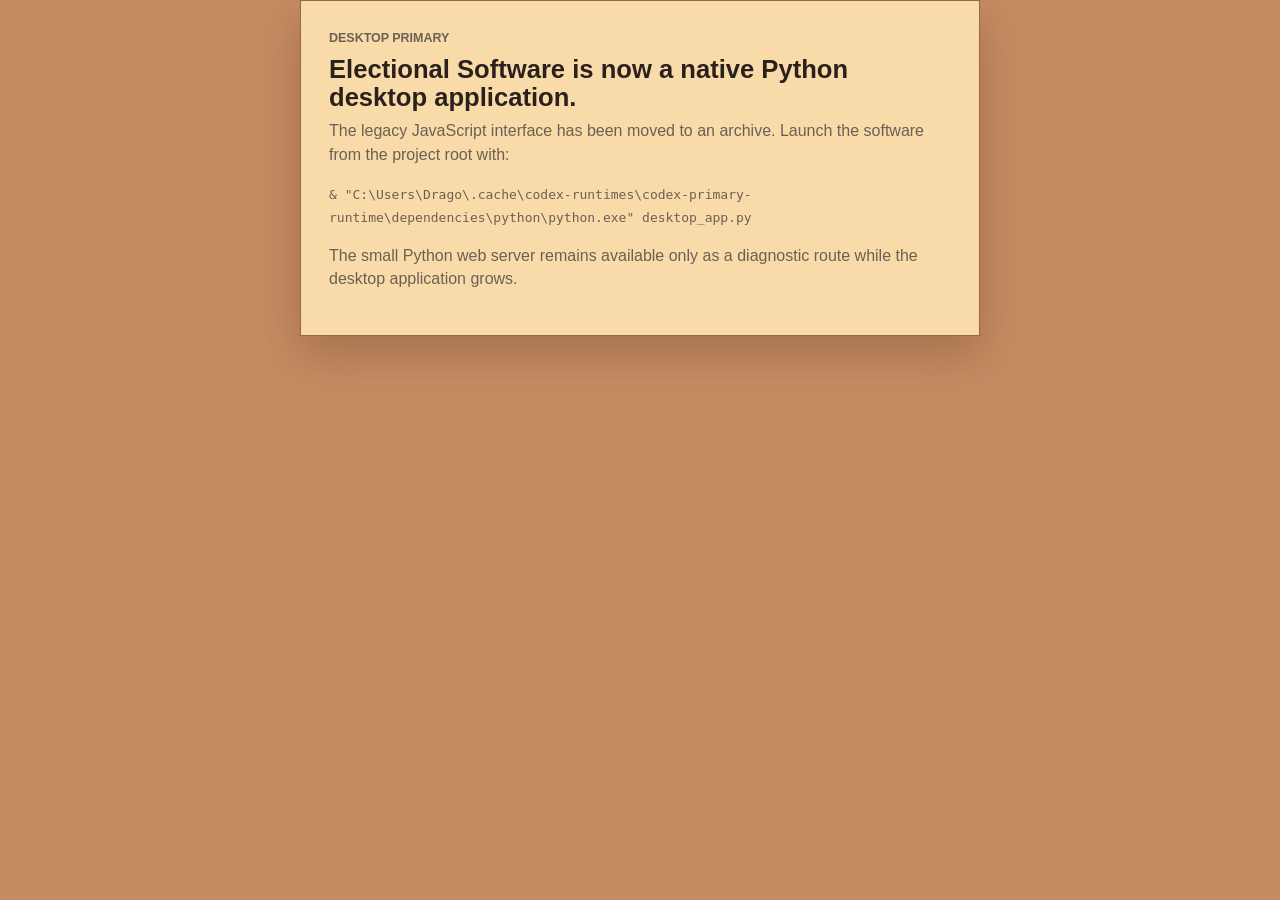
<file: index.html>
<!doctype html>
<html lang="en">
  <head>
    <meta charset="UTF-8" />
    <meta name="viewport" content="width=device-width, initial-scale=1.0" />
    <title>Electional Software - Desktop App</title>
    <link rel="stylesheet" href="styles.css" />
    <style>
      body {
        display: grid;
        min-height: 100vh;
        place-items: center;
        overflow: auto;
      }

      .handoff-card {
        max-width: 680px;
        border: 1px solid var(--line);
        background: #f8dba8;
        box-shadow: var(--shadow);
        padding: 28px;
      }

      .handoff-card h1 {
        max-width: none;
        font-size: 1.6rem;
      }

      .handoff-card p {
        color: var(--muted);
        line-height: 1.45;
      }

      .handoff-card a {
        color: var(--accent-strong);
        font-weight: 800;
      }
    </style>
  </head>
  <body>
    <main class="handoff-card">
      <p class="eyebrow">Desktop Primary</p>
      <h1>Electional Software is now a native Python desktop application.</h1>
      <p>
        The legacy JavaScript interface has been moved to an archive. Launch the software from the project root with:
      </p>
      <p>
        <code>&amp; "C:\Users\Drago\.cache\codex-runtimes\codex-primary-runtime\dependencies\python\python.exe" desktop_app.py</code>
      </p>
      <p>
        The small Python web server remains available only as a diagnostic route while the desktop application grows.
      </p>
    </main>
  </body>
</html>
</file>
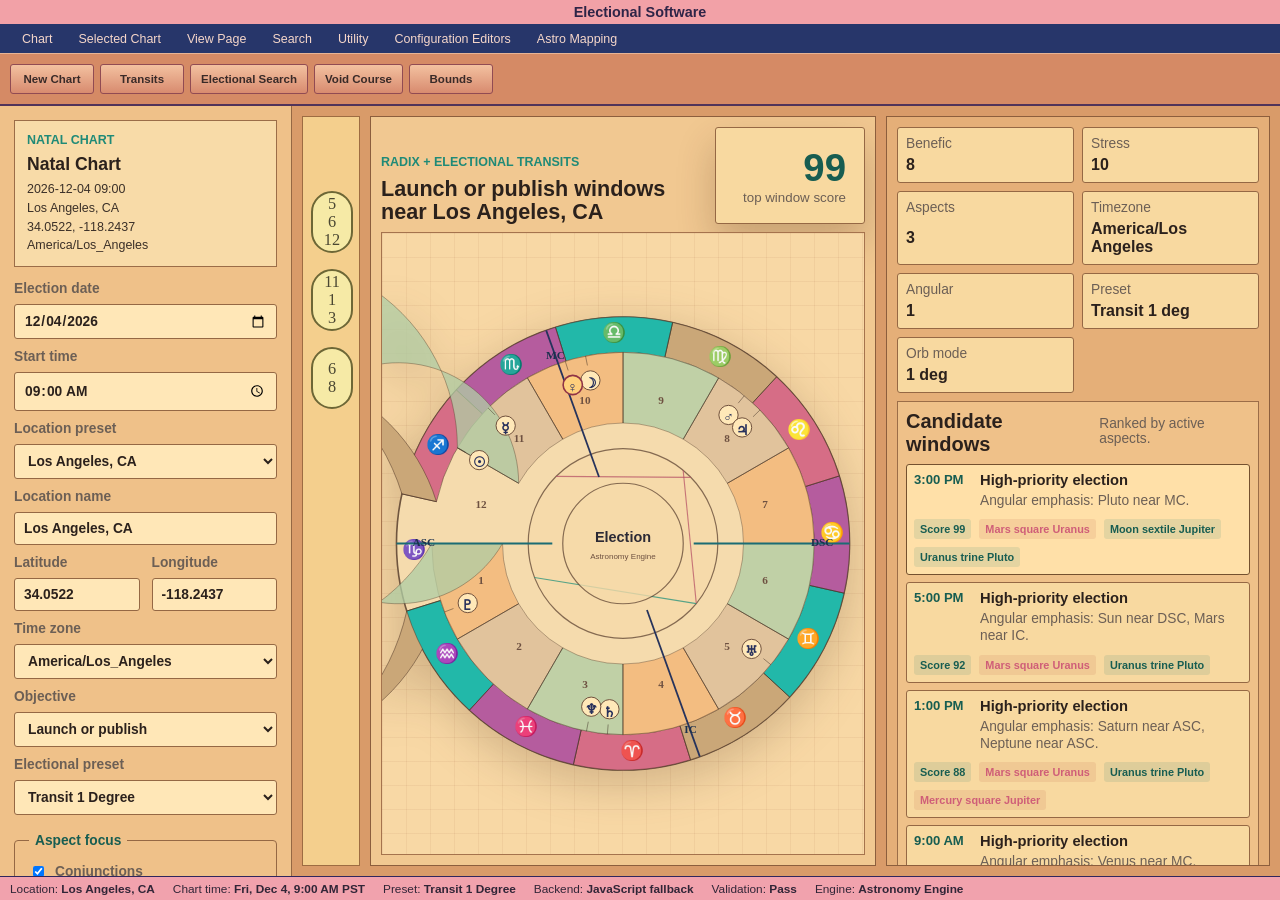
<file: legacy/static-js-ui/index.html>
<!doctype html>
<html lang="en">
  <head>
    <meta charset="UTF-8" />
    <meta name="viewport" content="width=device-width, initial-scale=1.0" />
    <title>Electional Software</title>
    <link rel="stylesheet" href="../../styles.css" />
  </head>
  <body>
    <header class="top-ribbon" aria-label="Application tools">
      <div class="app-title">Electional Software</div>
      <nav class="menu-strip" aria-label="Main sections">
        <span>Chart</span>
        <span>Selected Chart</span>
        <span>View Page</span>
        <span>Search</span>
        <span>Utility</span>
        <span>Configuration Editors</span>
        <span>Astro Mapping</span>
      </nav>
      <div class="tool-strip" aria-label="Electional tools">
        <button type="button">New Chart</button>
        <button type="button">Transits</button>
        <button type="button">Electional Search</button>
        <button type="button">Void Course</button>
        <button type="button">Bounds</button>
      </div>
    </header>

    <main class="app-shell">
      <aside class="sidebar" aria-label="Electional controls">
        <div class="brand">
          <p class="eyebrow">Natal Chart</p>
          <h1 id="chartTitle">Election chart</h1>
          <div class="chart-meta" id="chartMeta"></div>
        </div>

        <form class="control-panel" id="electionForm">
          <label>
            Election date
            <input id="dateInput" type="date" name="date" />
          </label>

          <label>
            Start time
            <input id="timeInput" type="time" name="time" value="09:00" />
          </label>

          <label>
            Location preset
            <select id="locationPresetInput" name="locationPreset">
              <option value="los-angeles">Los Angeles, CA</option>
              <option value="new-york">New York, NY</option>
              <option value="london">London, UK</option>
              <option value="paris">Paris, France</option>
              <option value="tokyo">Tokyo, Japan</option>
              <option value="sydney">Sydney, Australia</option>
              <option value="custom">Custom location</option>
            </select>
          </label>

          <label>
            Location name
            <input id="locationInput" type="text" name="location" value="Los Angeles, CA" autocomplete="off" />
          </label>

          <div class="coordinate-grid">
            <label>
              Latitude
              <input id="latitudeInput" type="number" name="latitude" value="34.0522" step="0.0001" min="-90" max="90" />
            </label>

            <label>
              Longitude
              <input id="longitudeInput" type="number" name="longitude" value="-118.2437" step="0.0001" min="-180" max="180" />
            </label>
          </div>

          <label>
            Time zone
            <select id="timezoneInput" name="timezone">
              <option value="America/Los_Angeles">America/Los_Angeles</option>
              <option value="America/New_York">America/New_York</option>
              <option value="Europe/London">Europe/London</option>
              <option value="Europe/Paris">Europe/Paris</option>
              <option value="Asia/Tokyo">Asia/Tokyo</option>
              <option value="Australia/Sydney">Australia/Sydney</option>
              <option value="UTC">UTC</option>
            </select>
          </label>

          <label>
            Objective
            <select id="objectiveInput" name="objective">
              <option value="launch">Launch or publish</option>
              <option value="meeting">Meeting or negotiation</option>
              <option value="creative">Creative work</option>
              <option value="relationship">Relationship timing</option>
            </select>
          </label>

          <label>
            Electional preset
            <select id="presetInput" name="presetId">
              <option value="transit-1-degree">Transit 1 Degree</option>
              <option value="traditional-lilly">Traditional Lilly</option>
              <option value="medieval-electional">Medieval Electional</option>
            </select>
          </label>

          <fieldset>
            <legend>Aspect focus</legend>
            <label class="check-row">
              <input type="checkbox" name="aspect" value="conjunction" checked />
              Conjunctions
            </label>
            <label class="check-row">
              <input type="checkbox" name="aspect" value="trine" checked />
              Trines
            </label>
            <label class="check-row">
              <input type="checkbox" name="aspect" value="sextile" checked />
              Sextiles
            </label>
            <label class="check-row">
              <input type="checkbox" name="aspect" value="square" checked />
              Squares
            </label>
            <label class="check-row">
              <input type="checkbox" name="aspect" value="opposition" />
              Oppositions
            </label>
          </fieldset>
        </form>
      </aside>

      <section class="workspace" aria-live="polite">
        <section class="chart-board">
          <div class="chart-left-rail" aria-label="House groups">
            <div class="house-badge">5<br />6<br />12</div>
            <div class="house-badge">11<br />1<br />3</div>
            <div class="house-badge">6<br />8</div>
          </div>

          <section class="wheel-panel" aria-label="Astrology chart wheel">
            <div class="wheel-header">
              <div>
                <p class="eyebrow">Radix + electional transits</p>
                <h2 id="workspaceTitle">Election chart wheel</h2>
              </div>
              <div class="score-card">
                <span id="bestScore">--</span>
                <small>top window score</small>
              </div>
            </div>
            <div class="wheel-frame" id="chartWheel"></div>
          </section>

          <aside class="inspector" aria-label="Chart data panels">
            <section class="summary-grid" aria-label="Election summary">
              <article>
                <span>Benefic</span>
                <strong id="beneficCount">--</strong>
              </article>
              <article>
                <span>Stress</span>
                <strong id="stressCount">--</strong>
              </article>
              <article>
                <span>Aspects</span>
                <strong id="trackedCount">--</strong>
              </article>
              <article>
                <span>Timezone</span>
                <strong id="timezoneLabel">--</strong>
              </article>
              <article>
                <span>Angular</span>
                <strong id="angularCount">--</strong>
              </article>
              <article>
                <span>Preset</span>
                <strong id="presetLabel">--</strong>
              </article>
              <article>
                <span>Orb mode</span>
                <strong id="orbLabel">--</strong>
              </article>
            </section>

            <section class="timeline-section panel-block">
              <div class="section-heading">
                <h3>Candidate windows</h3>
                <p>Ranked by active aspects.</p>
              </div>
              <div class="timeline" id="timeline"></div>
            </section>

            <section class="positions-section panel-block">
              <div class="section-heading">
                <h3>Planets</h3>
                <p id="positionTimestamp">Astronomy Engine geocentric ecliptic</p>
              </div>
              <div class="position-grid" id="positionGrid"></div>
            </section>

            <section class="angles-section panel-block">
              <div class="section-heading">
                <h3>Angles</h3>
                <p>Whole Sign houses.</p>
              </div>
              <div class="angle-grid" id="angleGrid"></div>
            </section>

            <section class="detected-section panel-block">
              <div class="section-heading">
                <h3>Detected aspects</h3>
                <p>Inside selected orbs.</p>
              </div>
              <div class="detected-grid" id="detectedGrid"></div>
            </section>

            <section class="validation-section panel-block">
              <div class="section-heading">
                <h3>Validation</h3>
                <p id="validationSource">Independent ephemeris check</p>
              </div>
              <div class="validation-panel" id="validationPanel"></div>
            </section>
          </aside>
        </section>
      </section>
    </main>

    <footer class="status-bar" aria-label="Application status">
      <span>Location: <strong id="statusLocation">--</strong></span>
      <span>Chart time: <strong id="statusTime">--</strong></span>
      <span>Preset: <strong id="statusPreset">--</strong></span>
      <span>Backend: <strong id="statusBackend">--</strong></span>
      <span>Validation: <strong id="statusValidation">--</strong></span>
      <span>Engine: <strong>Astronomy Engine</strong></span>
    </footer>

    <script src="vendor/astronomy.browser.min.js"></script>
    <script src="src/domain/aspects.js"></script>
    <script src="src/domain/timezone.js"></script>
    <script src="src/domain/ephemeris.js"></script>
    <script src="src/domain/houses.js"></script>
    <script src="src/domain/presets.js"></script>
    <script src="src/services/python-backend.js"></script>
    <script src="src/domain/validation.js"></script>
    <script src="src/domain/transits.js"></script>
    <script src="src/app.js"></script>
  </body>
</html>
</file>
<file: styles.css>
:root {
  color-scheme: light;
  --ink: #2b211c;
  --muted: #6c5f55;
  --paper: #e2b081;
  --panel: #f3cca0;
  --panel-strong: #efb26d;
  --line: #956844;
  --accent: #1f8a77;
  --accent-strong: #175d51;
  --aqua: #13b9a8;
  --rose: #cf5e78;
  --magenta: #b94b89;
  --navy: #26335c;
  --shadow: 0 18px 38px rgba(66, 36, 20, 0.24);
}

* {
  box-sizing: border-box;
}

body {
  margin: 0;
  display: grid;
  grid-template-rows: auto minmax(0, 1fr) 24px;
  height: 100vh;
  overflow: hidden;
  color: var(--ink);
  background: #c58b61;
  font-family: "Trebuchet MS", Verdana, sans-serif;
}

button,
input,
select {
  font: inherit;
}

.app-shell {
  display: grid;
  grid-template-columns: 292px minmax(0, 1fr);
  min-height: 0;
}

.top-ribbon {
  border-bottom: 2px solid #51335a;
  background: linear-gradient(#e37d8d, #c96078 46%, #be6b4e 47%, #df9d6a);
  box-shadow: 0 4px 18px rgba(43, 22, 26, 0.28);
}

.app-title {
  height: 24px;
  background: #f2a1a7;
  color: #2e2447;
  font-size: 0.9rem;
  font-weight: 700;
  line-height: 24px;
  text-align: center;
}

.menu-strip,
.tool-strip {
  display: flex;
  gap: 6px;
  align-items: center;
  overflow-x: auto;
  white-space: nowrap;
}

.menu-strip {
  height: 29px;
  background: #27366a;
  color: #f6d7ca;
  padding: 0 12px;
  font-size: 0.78rem;
}

.menu-strip span {
  padding: 7px 10px;
}

.tool-strip {
  min-height: 51px;
  background: #d58a65;
  border-top: 1px solid rgba(255, 238, 214, 0.42);
  padding: 7px 10px;
}

.tool-strip button {
  min-width: 84px;
  border: 1px solid #914b53;
  border-radius: 3px;
  background: linear-gradient(#f3c1a0, #d88b6f);
  color: #392a28;
  cursor: default;
  font-size: 0.72rem;
  font-weight: 700;
  padding: 8px 10px;
}

.python-submit {
  border: 1px solid #654426;
  border-radius: 3px;
  background: linear-gradient(#f8d9a0, #d99161);
  color: #2f241d;
  cursor: pointer;
  font-weight: 800;
  padding: 10px;
}

.sidebar {
  border-right: 1px solid var(--line);
  background: #efc189;
  min-height: 0;
  padding: 14px;
  overflow-y: auto;
}

.brand {
  border: 1px solid #9b6d48;
  background: #f8dba8;
  margin-bottom: 14px;
  padding: 12px;
}

.eyebrow {
  margin: 0 0 8px;
  color: var(--accent);
  font-family: "Trebuchet MS", sans-serif;
  font-size: 0.78rem;
  font-weight: 700;
  letter-spacing: 0;
  text-transform: uppercase;
}

h1,
h2,
h3,
p {
  margin-top: 0;
}

h1 {
  max-width: none;
  margin-bottom: 8px;
  font-size: 1.1rem;
  line-height: 1.1;
}

h2 {
  margin-bottom: 0;
  font-size: 1.35rem;
  line-height: 1.1;
}

h3 {
  margin-bottom: 0;
  font-size: 1.25rem;
}

.control-panel {
  display: grid;
  gap: 10px;
}

.coordinate-grid {
  display: grid;
  grid-template-columns: repeat(2, minmax(0, 1fr));
  gap: 12px;
}

label,
fieldset {
  display: grid;
  gap: 8px;
  color: var(--muted);
  font-family: "Trebuchet MS", sans-serif;
  font-size: 0.86rem;
  font-weight: 700;
}

input,
select {
  width: 100%;
  border: 1px solid var(--line);
  border-radius: 3px;
  background: #ffe7b7;
  color: var(--ink);
  padding: 8px 9px;
}

fieldset {
  border: 1px solid var(--line);
  border-radius: 4px;
  margin: 8px 0 0;
  padding: 14px;
}

legend {
  padding: 0 6px;
  color: var(--accent-strong);
}

.check-row {
  grid-template-columns: 18px 1fr;
  align-items: center;
  font-weight: 600;
}

.check-row input {
  width: auto;
}

.workspace {
  min-width: 0;
  min-height: 0;
  background: #d99b69;
  overflow: hidden;
  padding: 10px;
}

.chart-meta {
  display: grid;
  gap: 3px;
  color: #3b3028;
  font-size: 0.78rem;
  line-height: 1.25;
}

.chart-board {
  display: grid;
  grid-template-columns: 58px minmax(480px, 1fr) 384px;
  gap: 10px;
  height: 100%;
  min-height: 0;
  overflow: hidden;
}

.chart-left-rail {
  display: grid;
  align-content: start;
  gap: 16px;
  border: 1px solid #9d6c42;
  background: #f4cf8d;
  padding: 74px 8px 8px;
}

.house-badge {
  display: grid;
  place-items: center;
  width: 42px;
  min-height: 62px;
  border: 2px solid #6d6736;
  border-radius: 999px;
  background: #f6eaa6;
  color: #4a4732;
  font-family: Georgia, "Times New Roman", serif;
  font-size: 1.02rem;
  line-height: 1.1;
  text-align: center;
}

.wheel-panel {
  display: grid;
  grid-template-rows: auto minmax(0, 1fr);
  border: 1px solid #8c5e3d;
  background: #f1c891;
  min-width: 0;
  min-height: 0;
  overflow: hidden;
  padding: 10px;
}

.wheel-header {
  display: flex;
  align-items: end;
  justify-content: space-between;
  gap: 12px;
  margin-bottom: 8px;
}

.wheel-frame {
  display: grid;
  place-items: center;
  min-height: 0;
  border: 1px solid #a5734d;
  background:
    linear-gradient(90deg, rgba(148, 89, 55, 0.08) 1px, transparent 1px),
    linear-gradient(rgba(148, 89, 55, 0.08) 1px, transparent 1px),
    #f8d8a5;
  background-size: 24px 24px;
  overflow: hidden;
}

.wheel-svg {
  width: min(100%, 760px);
  height: min(100%, 760px);
  max-width: 760px;
  max-height: 100%;
  min-width: 0;
  filter: drop-shadow(0 12px 24px rgba(77, 45, 26, 0.24));
}

.python-wheel-svg {
  isolation: isolate;
}

.python-wheel-sector {
  fill: var(--sector);
  opacity: 0.72;
  stroke: rgba(79, 54, 38, 0.28);
  stroke-width: 1;
}

.python-wheel-tick {
  stroke: rgba(50, 37, 31, 0.54);
  stroke-width: 1.5;
}

.outer-disc {
  fill: #f5dbad;
  stroke: #6f553f;
  stroke-width: 2;
}

.zodiac-sector {
  stroke: rgba(79, 54, 38, 0.64);
  stroke-width: 1;
}

.zodiac-0,
.zodiac-4,
.zodiac-8 {
  fill: #d66d86;
}

.zodiac-1,
.zodiac-5,
.zodiac-9 {
  fill: #caa778;
}

.zodiac-2,
.zodiac-6,
.zodiac-10 {
  fill: #22b8a9;
}

.zodiac-3,
.zodiac-7,
.zodiac-11 {
  fill: #b55c9e;
}

.house-sector {
  fill: rgba(232, 202, 161, 0.74);
  stroke: rgba(84, 61, 44, 0.5);
  stroke-width: 1;
}

.house-0,
.house-3,
.house-6,
.house-9 {
  fill: rgba(244, 180, 116, 0.76);
}

.house-1,
.house-4,
.house-7,
.house-10 {
  fill: rgba(220, 189, 151, 0.76);
}

.house-2,
.house-5,
.house-8,
.house-11 {
  fill: rgba(177, 206, 165, 0.76);
}

.sign-line,
.house-line,
.planet-tick {
  stroke: rgba(56, 42, 32, 0.58);
  stroke-width: 1;
}

.angle-line {
  stroke: #26335c;
  stroke-width: 2.2;
}

.angle-line.asc,
.angle-line.dsc {
  stroke: #1b6c74;
}

.aspect-disc,
.center-disc {
  fill: rgba(247, 218, 170, 0.78);
  stroke: rgba(80, 54, 39, 0.68);
  stroke-width: 1.5;
}

.aspect-line {
  stroke: var(--aspect-color);
  stroke-opacity: 0.72;
  stroke-width: 1.4;
}

.planet-marker circle {
  fill: #ffe8b8;
  stroke: #6c4d3a;
  stroke-width: 1.2;
}

.planet-marker.angular circle {
  fill: #ffd07c;
  stroke: #8f3346;
  stroke-width: 2;
}

.planet-marker text,
.zodiac-label,
.house-label,
.angle-label,
.center-title,
.center-subtitle {
  dominant-baseline: middle;
  font-family: Georgia, "Times New Roman", serif;
  text-anchor: middle;
}

.planet-marker text {
  fill: #27305c;
  font-size: 18px;
  font-weight: 700;
}

.zodiac-label {
  fill: #372b2d;
  font-size: 24px;
  font-weight: 700;
}

.house-label {
  fill: #6e5141;
  font-size: 14px;
  font-weight: 700;
}

.angle-label {
  fill: #1c304e;
  font-size: 14px;
  font-weight: 800;
}

.center-title {
  fill: #2c2a35;
  font-family: "Trebuchet MS", Verdana, sans-serif;
  font-size: 18px;
  font-weight: 800;
}

.center-subtitle {
  fill: #6e5141;
  font-family: "Trebuchet MS", Verdana, sans-serif;
  font-size: 10px;
}

.inspector {
  border: 1px solid #8c5e3d;
  background: #e5af78;
  min-height: 0;
  overflow-y: auto;
  padding: 10px;
}

.workspace-header {
  display: flex;
  justify-content: space-between;
  gap: 24px;
  align-items: end;
  margin-bottom: 28px;
}

.score-card {
  display: grid;
  min-width: 150px;
  border: 1px solid var(--line);
  border-radius: 3px;
  background: #f8d9a0;
  box-shadow: var(--shadow);
  padding: 18px;
  text-align: right;
}

.score-card span {
  color: var(--accent-strong);
  font-size: 2.4rem;
  font-weight: 700;
}

.score-card small {
  color: var(--muted);
  font-family: "Trebuchet MS", sans-serif;
}

.summary-grid {
  display: grid;
  grid-template-columns: repeat(2, minmax(0, 1fr));
  gap: 8px;
  margin-bottom: 8px;
}

.summary-grid article,
.timeline-card,
.aspect-card {
  border: 1px solid var(--line);
  border-radius: 3px;
  background: #f8d9a0;
}

.summary-grid article {
  display: grid;
  gap: 5px;
  padding: 8px;
}

.summary-grid span,
.timeline-meta,
.aspect-card span,
.section-heading p {
  color: var(--muted);
  font-family: "Trebuchet MS", sans-serif;
  font-size: 0.86rem;
}

.summary-grid strong {
  font-size: 1rem;
  overflow-wrap: anywhere;
}

.panel-block {
  margin-top: 8px;
  border: 1px solid #9b6d48;
  background: #efc189;
  padding: 8px;
}

.section-heading {
  display: flex;
  justify-content: space-between;
  gap: 18px;
  align-items: baseline;
  margin-bottom: 8px;
}

.section-heading p {
  margin-bottom: 0;
}

.timeline {
  display: grid;
  gap: 7px;
}

.timeline-card {
  display: grid;
  grid-template-columns: 58px 1fr;
  gap: 8px;
  align-items: start;
  padding: 7px;
  transition: background 120ms ease, border-color 120ms ease;
}

.timeline-card.selected {
  background: #ffe0a8;
  border-color: #74512f;
}

.timeline-time {
  color: var(--accent-strong);
  font-size: 0.82rem;
  font-weight: 700;
}

.timeline-title {
  margin-bottom: 4px;
  font-size: 0.92rem;
  font-weight: 700;
}

.timeline-meta {
  line-height: 1.25;
}

.tag-row {
  grid-column: 1 / -1;
  display: flex;
  flex-wrap: wrap;
  gap: 8px;
  justify-content: start;
  margin-top: 2px;
}

.tag {
  border-radius: 3px;
  background: rgba(13, 107, 98, 0.11);
  color: var(--accent-strong);
  font-family: "Trebuchet MS", sans-serif;
  font-size: 0.68rem;
  font-weight: 700;
  padding: 4px 6px;
}

.tag.stress {
  background: rgba(183, 93, 74, 0.13);
  color: var(--rose);
}

.muted-tag {
  background: rgba(93, 105, 102, 0.12);
  color: var(--muted);
}

.position-grid,
.angle-grid,
.detected-grid {
  display: grid;
  grid-template-columns: 1fr;
  gap: 7px;
}

.position-row,
.angle-card,
.detected-card,
.empty-state {
  border: 1px solid var(--line);
  border-radius: 3px;
  background: #f8d9a0;
  padding: 7px;
}

.position-row {
  display: flex;
  align-items: center;
  justify-content: space-between;
  gap: 12px;
}

.position-row.muted-position {
  opacity: 0.58;
}

.position-row span,
.position-row small,
.angle-card span,
.detected-card span,
.empty-state span {
  color: var(--muted);
  font-family: "Trebuchet MS", sans-serif;
  font-size: 0.86rem;
}

.position-row small {
  display: block;
  margin-top: 4px;
}

.angle-card {
  display: grid;
  gap: 8px;
}

.angle-card strong {
  font-size: 1.15rem;
}

.detected-card {
  display: grid;
  gap: 8px;
}

.detected-card.stress {
  border-color: rgba(183, 93, 74, 0.42);
}

.empty-state {
  display: grid;
  gap: 8px;
  grid-column: 1 / -1;
}

.validation-panel {
  display: grid;
  grid-template-columns: 1fr;
  gap: 7px;
}

.validation-summary,
.validation-row {
  border: 1px solid var(--line);
  border-radius: 3px;
  background: #f8d9a0;
  padding: 7px;
}

.status-bar {
  display: flex;
  gap: 18px;
  align-items: center;
  height: 24px;
  border-top: 1px solid #30265d;
  background: #f1a2ad;
  color: #312537;
  font-size: 0.74rem;
  overflow-x: auto;
  padding: 0 10px;
  white-space: nowrap;
}

.status-bar strong {
  font-weight: 800;
}

.validation-summary {
  display: grid;
  gap: 6px;
}

.validation-summary.pass {
  border-color: rgba(13, 107, 98, 0.46);
}

.validation-summary.fail {
  border-color: rgba(183, 93, 74, 0.5);
}

.validation-summary span,
.validation-summary small,
.validation-row span {
  color: var(--muted);
  font-family: "Trebuchet MS", sans-serif;
  font-size: 0.86rem;
}

.validation-row {
  display: flex;
  align-items: center;
  justify-content: space-between;
  gap: 12px;
}

.aspect-grid {
  display: grid;
  grid-template-columns: repeat(auto-fit, minmax(180px, 1fr));
  gap: 12px;
}

.aspect-card {
  padding: 16px;
}

.aspect-card strong {
  display: block;
  margin-bottom: 8px;
}

.aspect-card p {
  margin-bottom: 0;
  color: var(--muted);
  font-family: "Trebuchet MS", sans-serif;
  font-size: 0.9rem;
  line-height: 1.45;
}

@media (max-width: 860px) {
  body {
    display: block;
    height: auto;
    min-height: 100vh;
    overflow: auto;
  }

  .app-shell {
    height: auto;
    grid-template-columns: 1fr;
  }

  .top-ribbon {
    position: static;
  }

  .chart-board {
    height: auto;
    grid-template-columns: 1fr;
    overflow: visible;
  }

  .chart-left-rail {
    display: none;
  }

  .wheel-frame {
    min-height: 360px;
  }

  .wheel-svg {
    width: 100%;
    height: auto;
  }

  .sidebar {
    border-right: 0;
    border-bottom: 1px solid var(--line);
  }

  h1 {
    max-width: 12ch;
  }

  .workspace-header,
  .section-heading {
    align-items: stretch;
    flex-direction: column;
  }

  .score-card {
    text-align: left;
  }

  .summary-grid,
  .coordinate-grid,
  .validation-panel,
  .timeline-card {
    grid-template-columns: 1fr;
  }

  .tag-row {
    justify-content: start;
  }
}
</file>
